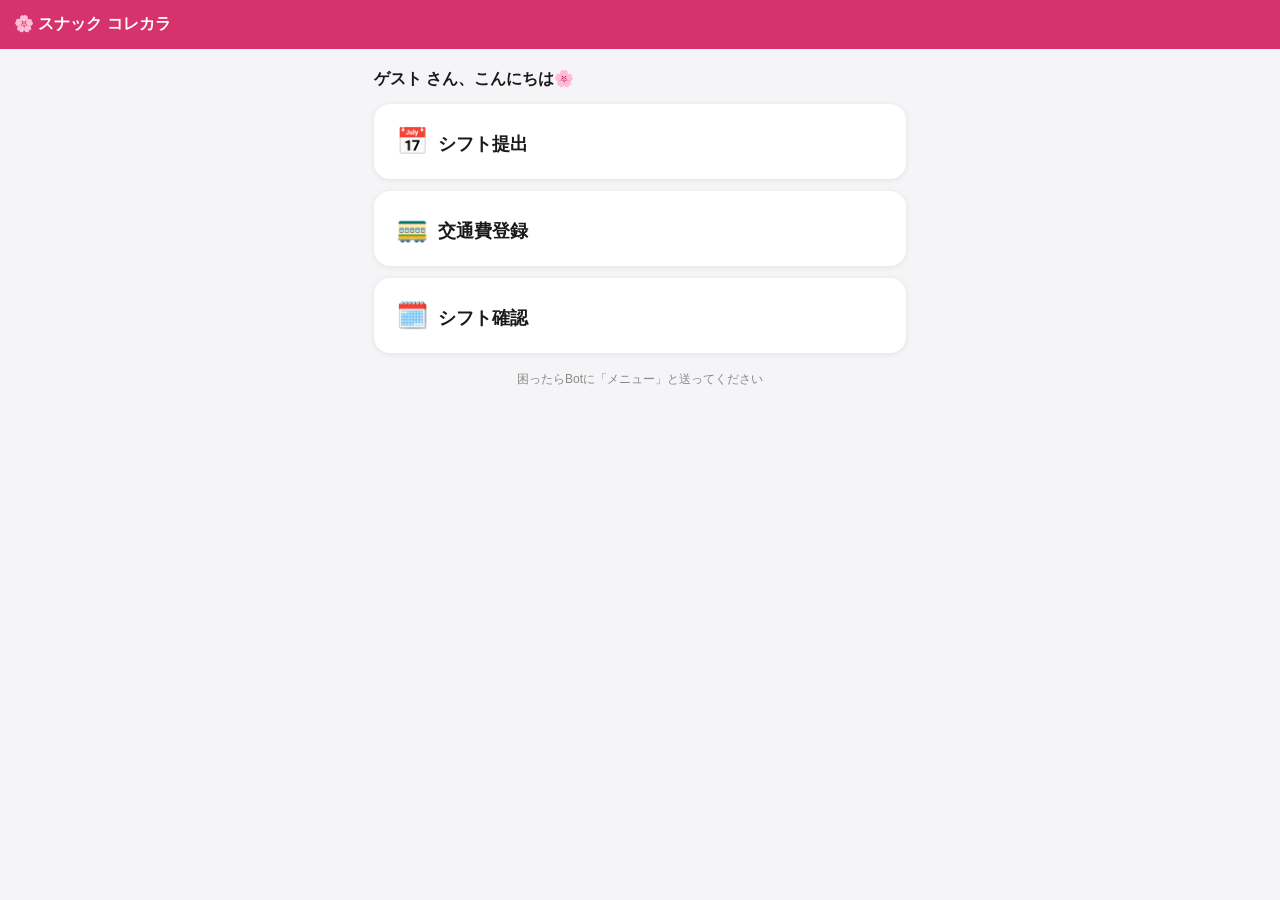
<file: docs/index.html>
<!doctype html><html lang="ja"><head><meta charset="utf-8">
<meta name="viewport" content="width=device-width,initial-scale=1,maximum-scale=1">
<title>コレカラ メニュー</title><link rel="stylesheet" href="style.css">
<script src="https://static.line-scdn.net/liff/edge/2/sdk.js"></script></head><body>
<header>🌸 スナック コレカラ</header>
<div class="wrap">
  <div class="hello" id="hello">読み込み中…</div>
  <a class="bigbtn" href="shift.html"><span class="i">📅</span>シフト提出</a>
  <a class="bigbtn" href="transit.html"><span class="i">🚃</span>交通費登録</a>
  <a class="bigbtn" href="confirm.html"><span class="i">🗓️</span>シフト確認</a>
  <div class="s" style="margin-top:18px;text-align:center">困ったらBotに「メニュー」と送ってください</div>
</div>
<div id="spin"><div class="sp"></div></div>
<script src="app.js"></script>
<script>
function carryUid(me){
  // userIdを各ページへ引き継ぎ(LIFF外テスト用)。LIFF内では各ページが再取得するので無くてもOK。
  if(!(typeof liff!=='undefined' && liff.isInClient()) && me.userId){
    document.querySelectorAll('.bigbtn').forEach(function(a){ a.href += '?uid='+encodeURIComponent(me.userId)+'&name='+encodeURIComponent(me.displayName||''); });
  }
}
initLiff().then(function(me){
  liffGet('/api/liff/me',{userId:me.userId}).then(function(r){
    $('hello').textContent = r.ok ? ((r.name||me.displayName||'')+' さん、こんにちは🌸')
      : '未登録です。LINEトークで自分のフルネームを送って登録してください。';
    carryUid(me);
  }).catch(function(){
    $('hello').textContent = (me.displayName || '') + ' さん、こんにちは🌸';
    carryUid(me);
  });
});
</script>
</body></html>
</file>
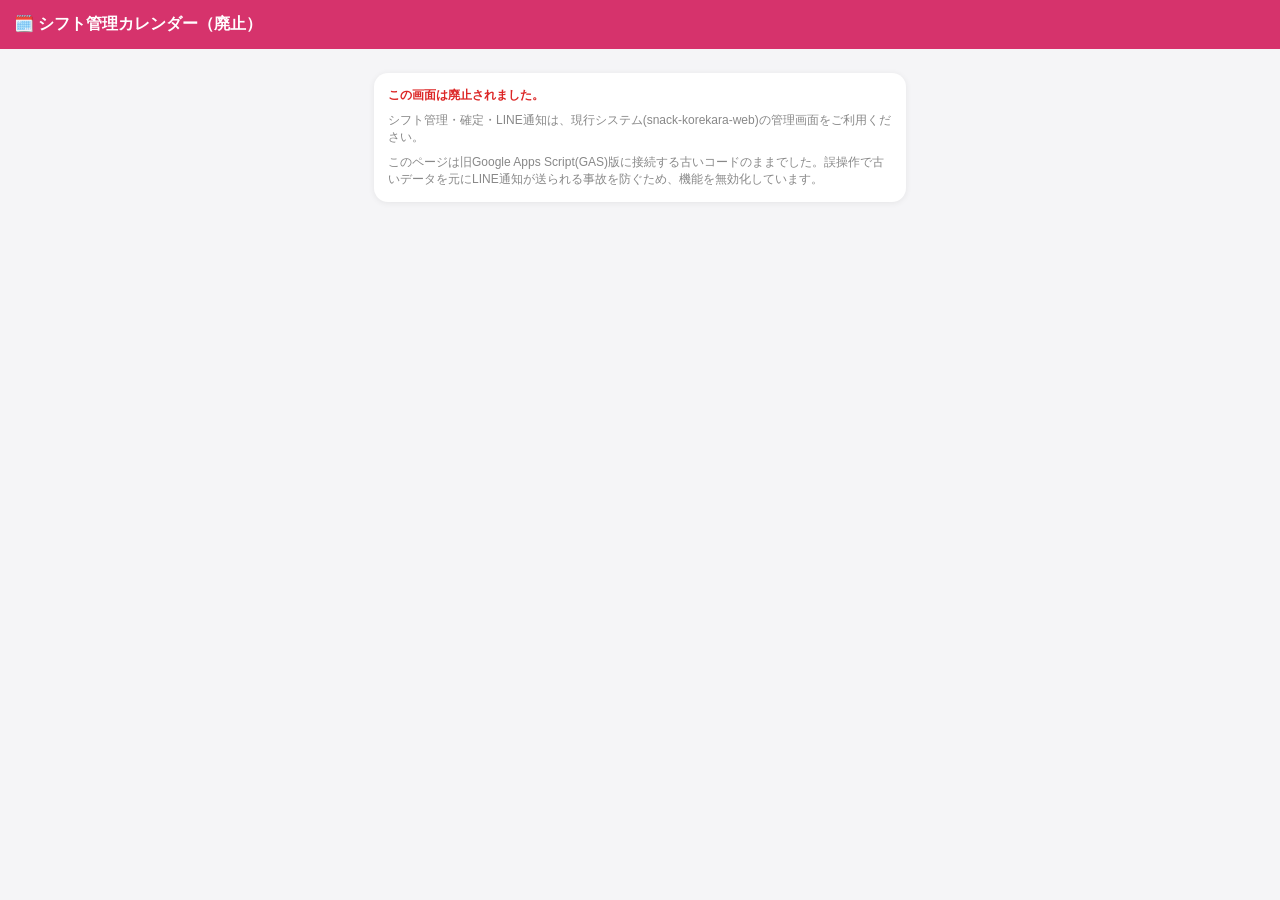
<file: docs/admin.html>
<!doctype html><html lang="ja"><head><meta charset="utf-8">
<meta name="viewport" content="width=device-width,initial-scale=1">
<title>廃止済み - コレカラ</title><link rel="stylesheet" href="style.css"></head><body>
<header>🗓️ シフト管理カレンダー（廃止）</header>
<div class="wrap">
  <div class="card">
    <div class="s" style="color:#dc2626;font-weight:700">この画面は廃止されました。</div>
    <div class="s" style="margin-top:8px">シフト管理・確定・LINE通知は、現行システム(snack-korekara-web)の管理画面をご利用ください。</div>
    <div class="s" style="margin-top:8px">このページは旧Google Apps Script(GAS)版に接続する古いコードのままでした。誤操作で古いデータを元にLINE通知が送られる事故を防ぐため、機能を無効化しています。</div>
  </div>
</div>
</body></html>
</file>
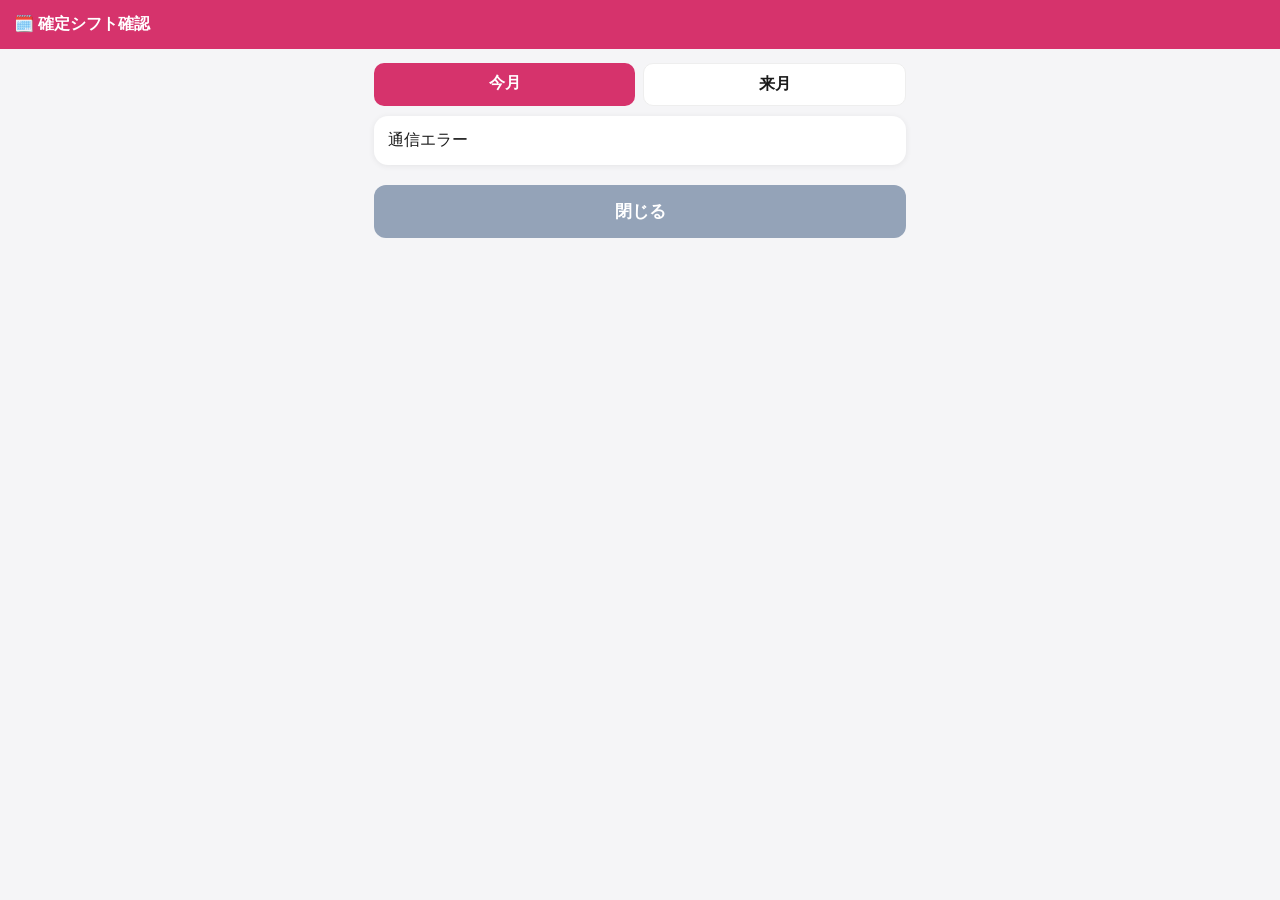
<file: docs/confirm.html>
<!doctype html><html lang="ja"><head><meta charset="utf-8">
<meta name="viewport" content="width=device-width,initial-scale=1,maximum-scale=1">
<title>シフト確認</title><link rel="stylesheet" href="style.css">
<script src="https://static.line-scdn.net/liff/edge/2/sdk.js"></script></head><body>
<header>🗓️ 確定シフト確認</header>
<div class="wrap">
  <div class="tabs"><div class="tab on" id="t0" onclick="setMonth(0)">今月</div><div class="tab" id="t1" onclick="setMonth(1)">来月</div></div>
  <div class="card" id="summary">読み込み中…</div>
  <div id="list"></div>
  <button class="act gray" onclick="closeWin()" style="margin-top:10px">閉じる</button>
</div>
<div id="spin"><div class="sp"></div></div>
<script src="app.js"></script>
<script>
var OFFSET=0;
var WD=['日','月','火','水','木','金','土'];
function setMonth(o){OFFSET=o;$('t0').classList.toggle('on',o===0);$('t1').classList.toggle('on',o===1);load();}
function load(){
  var c=monthOf(OFFSET);spin(true);
  liffGet('/api/liff/fixed',{userId:ME.userId,year:c.y,month:c.m}).then(function(r){
    spin(false);
    var fx=(r.fixes||[]);
    $('summary').innerHTML='<b>'+c.y+'年'+c.m+'月</b>　確定 <b style="color:#d6336c">'+fx.length+'</b> 日';
    if(!r.ok && r.needRegister){$('summary').innerHTML='未登録です。LINEトークで「名前 ○○○○」を送って登録してください。';$('list').innerHTML='';return;}
    if(!fx.length){$('list').innerHTML='<div class="card s">確定シフトはまだありません。</div>';return;}
    fx.sort(function(a,b){return new Date(a.date.replace(/-/g,'/'))-new Date(b.date.replace(/-/g,'/'));});
    $('list').innerHTML='<div class="card">'+fx.map(function(x){
      var d=new Date(x.date.replace(/-/g,'/'));var lbl=(d.getMonth()+1)+'/'+d.getDate()+' ('+WD[d.getDay()]+')';
      return '<div class="list-row"><span>'+lbl+'</span><span><b>'+(x.from||'')+'〜'+(x.to||'')+'</b></span></div>';
    }).join('')+'</div>';
  }).catch(function(){spin(false);$('summary').textContent='通信エラー';});
}
initLiff().then(function(){ load(); });
</script>
</body></html>
</file>
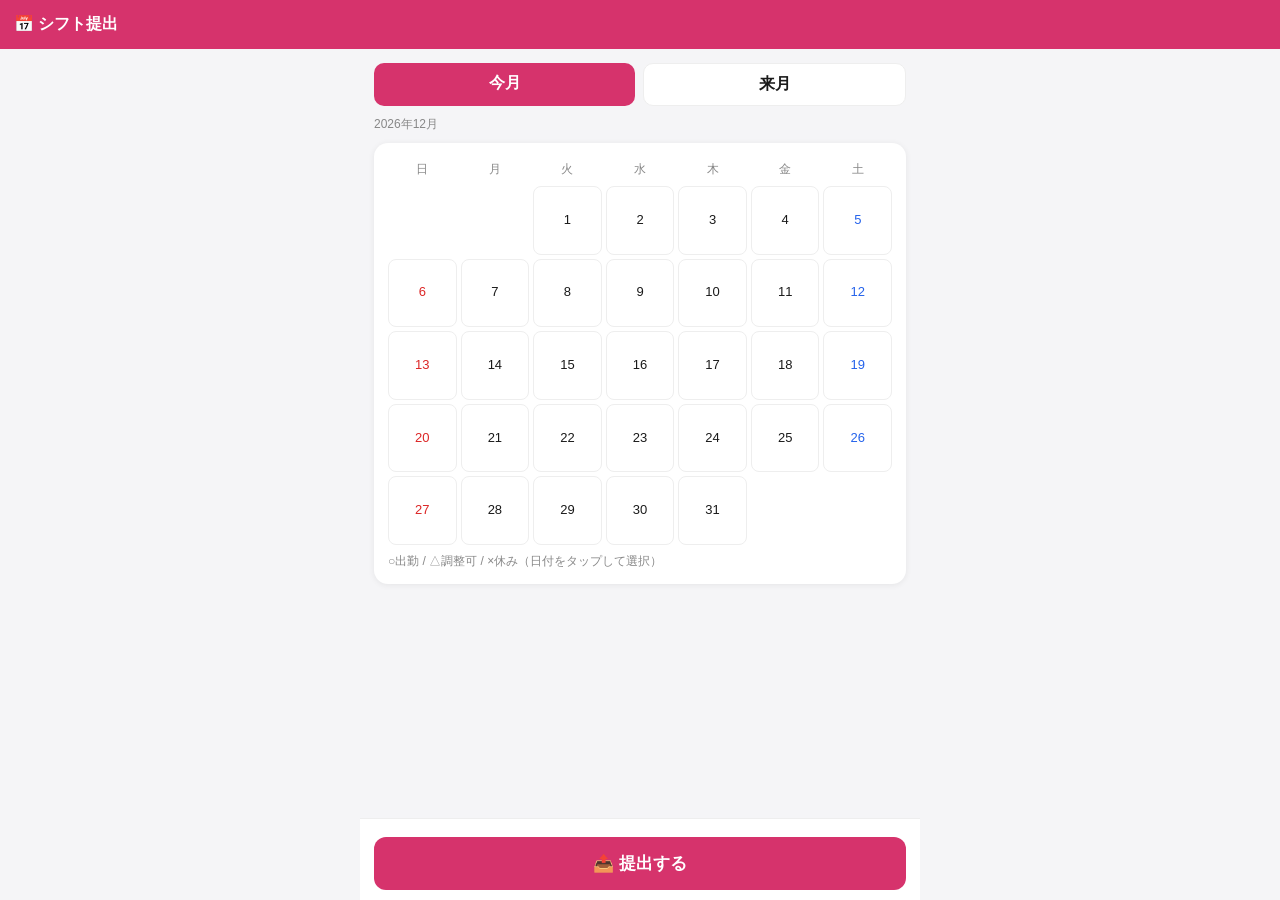
<file: docs/shift.html>
<!doctype html><html lang="ja"><head><meta charset="utf-8">
<meta name="viewport" content="width=device-width,initial-scale=1,maximum-scale=1">
<title>シフト提出</title><link rel="stylesheet" href="style.css">
<script src="https://static.line-scdn.net/liff/edge/2/sdk.js"></script></head><body>
<header>📅 シフト提出</header>
<div class="wrap">
  <div class="tabs"><div class="tab on" id="t0" onclick="setMonth(0)">今月</div><div class="tab" id="t1" onclick="setMonth(1)">来月</div></div>
  <div class="s" id="mlabel"></div>
  <div class="card"><div class="cal" id="cal"></div>
    <div class="s" style="margin-top:8px">○出勤 / △調整可 / ×休み（日付をタップして選択）</div></div>
</div>
<div class="foot"><button class="act" onclick="submit()">📤 提出する</button></div>

<div class="modal" id="modal"><div class="mbox">
  <div id="mday" style="font-weight:bold;margin-bottom:8px"></div>
  <div class="timerow"><span>時間</span>
    <select id="tf"></select><span>〜</span><select id="tt"></select></div>
  <button class="opt work" onclick="pick('⏰')">○ 出勤（上の時間で）</button>
  <button class="opt adj" onclick="pick('△')">△ 調整可</button>
  <button class="opt off" onclick="pick('×')">× 休み</button>
  <button class="opt clear" onclick="pick('')">― クリア</button>
  <button class="act gray" style="margin-top:6px" onclick="closeModal()">キャンセル</button>
</div></div>
<div id="spin"><div class="sp"></div></div>
<script src="app.js"></script>
<script>
var OFFSET=0, CUR=monthOf(0), SH={}, SELDATE=null;
function setMonth(o){OFFSET=o;$('t0').classList.toggle('on',o===0);$('t1').classList.toggle('on',o===1);load();}
function timeOpts(){var a=[];for(var h=18;h<=29;h++){var hh=h>=24?h-24:h;a.push(('0'+hh).slice(-2)+':00');a.push(('0'+hh).slice(-2)+':30');}return a;}
function fillTimes(){var o=timeOpts();$('tf').innerHTML=o.map(function(t){return '<option'+(t==='20:00'?' selected':'')+'>'+t+'</option>';}).join('');$('tt').innerHTML=o.map(function(t){return '<option'+(t==='02:00'?' selected':'')+'>'+t+'</option>';}).join('');}
function load(){
  CUR=monthOf(OFFSET);$('mlabel').textContent=CUR.y+'年'+CUR.m+'月';SH={};spin(true);
  liffGet('/api/liff/myshift',{userId:ME.userId,year:CUR.y,month:CUR.m}).then(function(r){
    (r.rows||[]).forEach(function(q){SH[toLocalKey(q.date)]={opt:q.option,from:q.timeFrom,to:q.timeTo};});
    render();spin(false);
  }).catch(function(){spin(false);render();});
}
function render(){
  var last=new Date(CUR.y,CUR.m,0).getDate();var first=new Date(CUR.y,CUR.m-1,1).getDay();
  var h='';['日','月','火','水','木','金','土'].forEach(function(w){h+='<div class="h">'+w+'</div>';});
  for(var i=0;i<first;i++)h+='<div class="d empty"></div>';
  for(var d=1;d<=last;d++){
    var key=CUR.y+'/'+CUR.m+'/'+d;var st=SH[key];var cls='d',mk='';
    var dow=new Date(CUR.y,CUR.m-1,d).getDay();
    if(st&&st.opt==='⏰'){cls+=' work';mk='○'+(st.from?('<br>'+st.from.slice(0,5)):'');}
    else if(st&&st.opt==='△'){cls+=' adj';mk='△';}
    else if(st&&st.opt==='×'){cls+=' off';mk='×';}
    var col=dow===0?' sun':(dow===6?' sat':'');
    h+='<div class="'+cls+'" onclick="openDay('+d+')"><span class="'+col.trim()+'">'+d+'</span><span class="mk">'+mk+'</span></div>';
  }
  $('cal').innerHTML=h;
}
function openDay(d){SELDATE=CUR.y+'/'+CUR.m+'/'+d;$('mday').textContent=CUR.m+'月'+d+'日';var st=SH[SELDATE];if(st&&st.from){$('tf').value=st.from.slice(0,5);$('tt').value=st.to.slice(0,5);}$('modal').classList.add('on');}
function closeModal(){$('modal').classList.remove('on');}
function pick(opt){
  if(!opt){delete SH[SELDATE];}
  else if(opt==='⏰'){SH[SELDATE]={opt:'⏰',from:$('tf').value,to:$('tt').value};}
  else{SH[SELDATE]={opt:opt,from:'',to:''};}
  closeModal();render();
}
function submit(){
  var reqs=Object.keys(SH).map(function(k){return {date:toApiDate(k),option:SH[k].opt,timeFrom:SH[k].from||'',timeTo:SH[k].to||''};});
  if(!reqs.length){toast('1日以上選択してください');return;}
  spin(true);
  liffPost('/api/liff/shift',{userId:ME.userId,year:CUR.y,month:CUR.m,requests:reqs}).then(function(r){
    spin(false);
    if(r.ok){toast('✅ '+(r.message||'提出しました'));setTimeout(closeWin,1500);}
    else toast(r.message||'提出できませんでした（未登録の場合はBotで氏名を登録）');
  }).catch(function(){spin(false);toast('通信エラー');});
}
fillTimes();
initLiff().then(function(){ load(); });
</script>
</body></html>
</file>
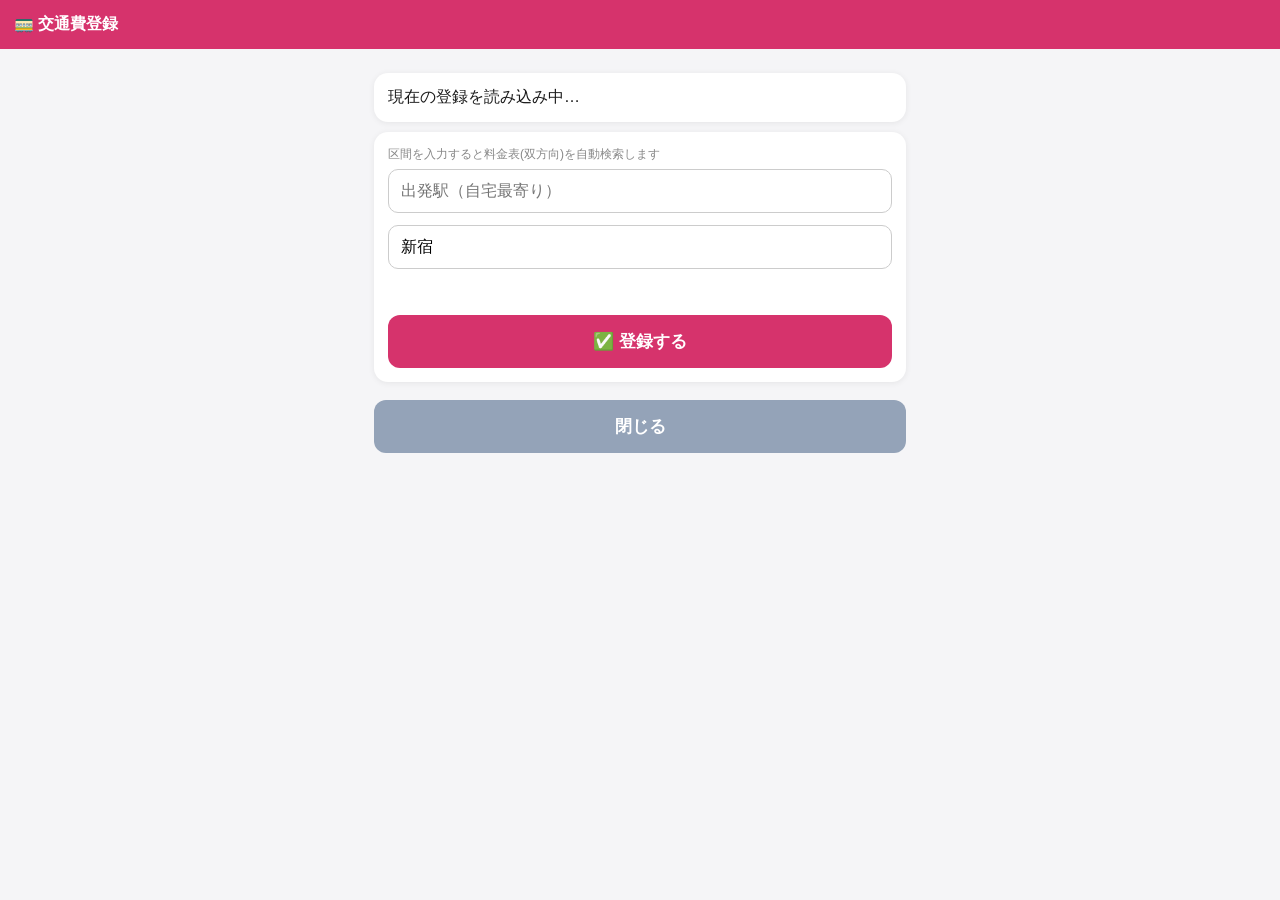
<file: docs/transit.html>
<!doctype html><html lang="ja"><head><meta charset="utf-8">
<meta name="viewport" content="width=device-width,initial-scale=1,maximum-scale=1">
<title>交通費登録</title><link rel="stylesheet" href="style.css">
<script src="https://static.line-scdn.net/liff/edge/2/sdk.js"></script></head><body>
<header>🚃 交通費登録</header>
<div class="wrap">
  <div class="card" id="cur">現在の登録を読み込み中…</div>
  <div class="card">
    <div class="s">区間を入力すると料金表(双方向)を自動検索します</div>
    <input id="from" list="stations" placeholder="出発駅（自宅最寄り）">
    <input id="to" list="stations" placeholder="到着駅（お店の最寄り）" value="新宿">
    <datalist id="stations"></datalist>
    <div id="fareres" class="s" style="margin:6px 0;min-height:20px"></div>
    <input id="oneway" type="number" inputmode="numeric" placeholder="片道運賃（円）※未登録区間のとき入力" style="display:none">
    <button class="act" onclick="save()">✅ 登録する</button>
  </div>
  <button class="act gray" onclick="closeWin()">閉じる</button>
</div>
<div id="spin"><div class="sp"></div></div>
<script src="app.js"></script>
<script>
var FOUND=null; // 片道運賃(見つかった場合)
function showCur(t){ $('cur').innerHTML = (t&&t.from)? ('現在の登録区間：<b>'+t.from+'⇄'+t.to+'</b>　往復 ¥'+(t.round||0).toLocaleString()+' / 日') : '現在：交通費は未登録です'; }
function loadStations(){ liffGet('/api/liff/stations',{}).then(function(r){ $('stations').innerHTML=(r.stations||[]).map(function(s){return '<option value="'+s+'">';}).join(''); }); }
function lookup(){
  var f=$('from').value.trim(), t=$('to').value.trim();
  if(!f||!t){$('fareres').textContent='';return;}
  liffGet('/api/liff/fare',{from:f,to:t}).then(function(r){
    if(r.found){FOUND=r.oneway;$('oneway').style.display='none';$('fareres').innerHTML='区間「'+f+'⇄'+t+'」 片道¥'+r.oneway.toLocaleString()+' → <b style="color:#d6336c">往復 ¥'+(r.oneway*2).toLocaleString()+' / 日</b>';}
    else{FOUND=null;$('oneway').style.display='block';$('fareres').textContent='この区間は未登録です。片道運賃を入力してください（自動で往復計算）。';}
  });
}
function save(){
  var f=$('from').value.trim(), t=$('to').value.trim();
  if(!f||!t){toast('出発駅・到着駅を入力してください');return;}
  var ow = (FOUND!=null)? FOUND : parseInt($('oneway').value||'0',10);
  if(!ow){toast('片道運賃を入力してください');return;}
  spin(true);
  liffPost('/api/liff/transit',{userId:ME.userId,stationFrom:f,stationTo:t,transportFee:ow*2}).then(function(r){
    spin(false);
    if(r.ok){toast('✅ 登録しました（往復¥'+(ow*2).toLocaleString()+'/日）');showCur({from:f,to:t,round:ow*2});setTimeout(closeWin,1500);}
    else toast(r.message||'登録できませんでした（未登録の場合はBotで氏名を登録）');
  }).catch(function(){spin(false);toast('通信エラー');});
}
$('from').addEventListener('change',lookup);$('to').addEventListener('change',lookup);
$('from').addEventListener('blur',lookup);$('to').addEventListener('blur',lookup);
loadStations();
initLiff().then(function(){
  spin(true);
  liffGet('/api/liff/me',{userId:ME.userId}).then(function(r){
    spin(false);
    if(r.ok){var t={from:r.stationFrom||'',to:r.stationTo||'',round:r.transportFee||0};showCur(t);if(t.from)$('from').value=t.from;if(t.to)$('to').value=t.to;}
    else $('cur').innerHTML='未登録です。先にLINEトークで「名前 ○○○○」を送って登録してください。';
  }).catch(function(){spin(false);});
});
</script>
</body></html>
</file>
<file: docs/style.css>
*{box-sizing:border-box}
body{font-family:-apple-system,"Hiragino Sans","Meiryo",sans-serif;margin:0;background:#f5f5f7;color:#1a1a1a;padding-bottom:90px}
header{background:#d6336c;color:#fff;padding:14px;font-weight:bold;font-size:16px;position:sticky;top:0;z-index:5}
.wrap{max-width:560px;margin:0 auto;padding:14px}
.hello{font-size:16px;font-weight:bold;margin:6px 0 14px}
.card{background:#fff;border-radius:14px;padding:14px;margin:10px 0;box-shadow:0 1px 6px rgba(0,0,0,.07)}
.bigbtn{display:block;width:100%;background:#fff;border:0;border-radius:16px;padding:22px;margin:12px 0;font-size:18px;font-weight:bold;color:#1a1a1a;box-shadow:0 1px 6px rgba(0,0,0,.08);text-align:left;text-decoration:none;cursor:pointer}
.bigbtn .i{font-size:26px;margin-right:10px}
button{cursor:pointer;font-family:inherit}
input,select{width:100%;padding:12px;font-size:16px;border:1px solid #ccc;border-radius:10px;margin:6px 0}
.act{width:100%;background:#d6336c;color:#fff;border:0;border-radius:12px;padding:15px;font-size:17px;font-weight:bold;margin-top:8px}
.act.alt{background:#ff9a3e}.act.gray{background:#94a3b8}
.foot{position:fixed;left:0;right:0;bottom:0;background:#fff;border-top:1px solid #eee;padding:10px 14px;max-width:560px;margin:0 auto}
.s{font-size:12px;color:#888}
/* カレンダー */
.cal{display:grid;grid-template-columns:repeat(7,1fr);gap:4px}
.cal .h{text-align:center;font-size:12px;color:#888;padding:4px 0}
.cal .d{aspect-ratio:1/1;border:1px solid #eee;border-radius:8px;display:flex;flex-direction:column;align-items:center;justify-content:center;font-size:13px;background:#fff;cursor:pointer;position:relative}
.cal .d.empty{border:0;background:transparent;cursor:default}
.cal .d .mk{font-size:11px;margin-top:2px;font-weight:bold}
.cal .d.work{background:#e8f5e9;border-color:#a5d6a7}
.cal .d.adj{background:#fff8e1;border-color:#ffe082}
.cal .d.off{background:#fdecef;border-color:#f8bbd0}
.cal .d .sun{color:#dc2626}.cal .d .sat{color:#2563eb}
/* モーダル */
.modal{position:fixed;inset:0;background:rgba(0,0,0,.5);display:none;align-items:flex-end;justify-content:center;z-index:20}
.modal.on{display:flex}
.mbox{background:#fff;border-radius:16px 16px 0 0;padding:18px;width:100%;max-width:560px}
.opt{display:block;width:100%;text-align:left;border:1px solid #eee;border-radius:10px;padding:13px;margin:6px 0;font-size:15px;font-weight:bold;background:#fff}
.opt.work{color:#2e7d32}.opt.adj{color:#e65100}.opt.off{color:#c2185b}.opt.clear{color:#888}
.timerow{display:flex;gap:8px;align-items:center;margin:6px 0}
/* スピナー/トースト */
#spin{position:fixed;inset:0;background:rgba(255,255,255,.6);display:none;align-items:center;justify-content:center;z-index:50}
#spin.on{display:flex}
.sp{width:38px;height:38px;border:4px solid #f3c5d5;border-top-color:#d6336c;border-radius:50%;animation:r 1s linear infinite}
@keyframes r{to{transform:rotate(360deg)}}
#toast{position:fixed;left:50%;bottom:90px;transform:translateX(-50%);background:#333;color:#fff;padding:10px 16px;border-radius:20px;font-size:14px;opacity:0;transition:.3s;z-index:60;max-width:90%;text-align:center}
#toast.on{opacity:1}
.list-row{display:flex;justify-content:space-between;padding:12px 4px;border-bottom:1px solid #f0f0f0}
.tabs{display:flex;gap:8px;margin-bottom:10px}
.tab{flex:1;text-align:center;padding:10px;border-radius:10px;background:#fff;border:1px solid #eee;font-weight:bold}
.tab.on{background:#d6336c;color:#fff;border:0}
/* 管理カレンダー */
.mcal{display:grid;grid-template-columns:repeat(7,1fr);gap:3px}
.mcal .h{text-align:center;font-size:11px;color:#888;padding:3px 0}
.mcal .c{min-height:70px;border:1px solid #eee;border-radius:6px;background:#fff;padding:3px;font-size:10px;overflow:hidden}
.mcal .c.empty{border:0;background:transparent}
.mcal .c .dn{font-weight:bold;font-size:11px}
.mcal .c .sun{color:#dc2626}.mcal .c .sat{color:#2563eb}
.mcal .e{background:#e8f5e9;border-radius:4px;padding:1px 3px;margin-top:2px;line-height:1.25;white-space:nowrap;overflow:hidden;text-overflow:ellipsis}
.mcal .e.adj{background:#fff8e1}
.mcal .c .more{color:#888}
</file>
